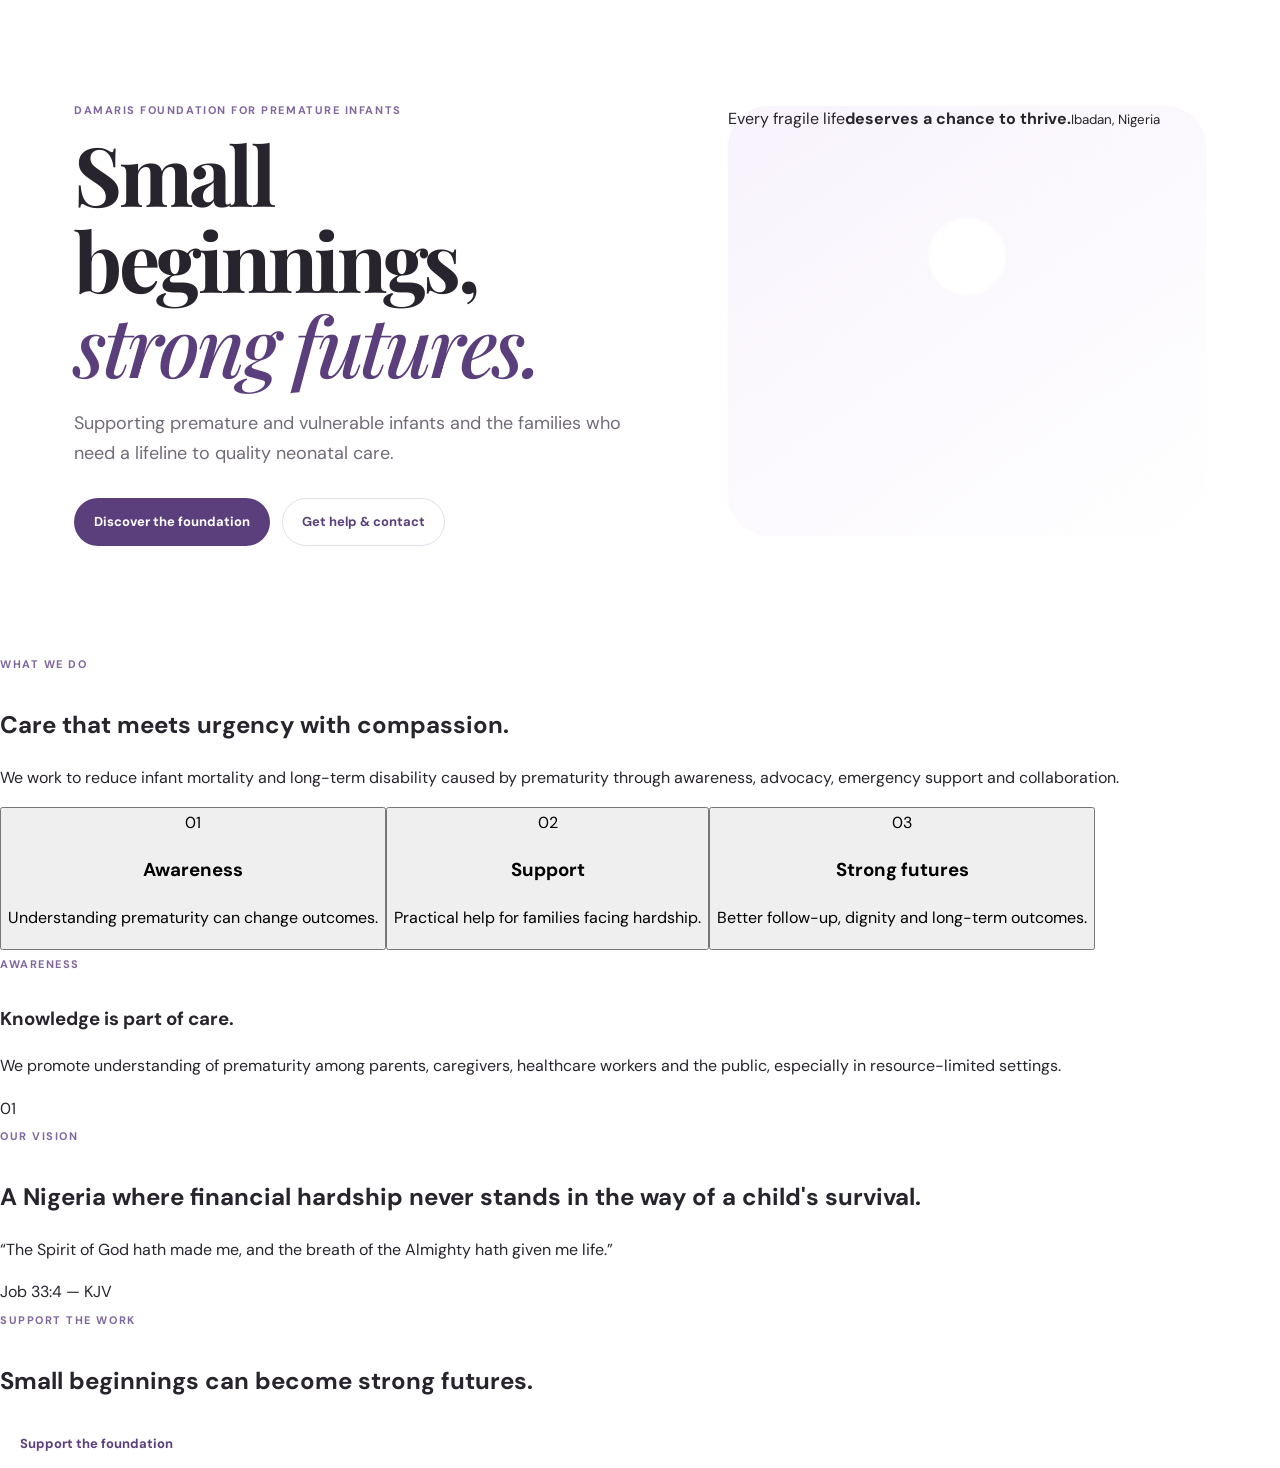
<file: index.html>
<!doctype html><html lang="en"><head><meta charset="utf-8"><meta name="viewport" content="width=device-width,initial-scale=1"><meta name="description" content="Damaris Foundation for Premature Infants — Small beginnings, strong futures."><title>Damaris Foundation for Premature Infants</title><link rel="stylesheet" href="style.css"></head><body data-page="home"><div id="site-header"></div><main><section class="hero"><div class="hero-copy"><span class="eyebrow">Damaris Foundation for Premature Infants</span><h1>Small beginnings,<br><em>strong futures.</em></h1><p>Supporting premature and vulnerable infants and the families who need a lifeline to quality neonatal care.</p><div class="hero-actions"><a class="btn primary" href="about.html">Discover the foundation</a><a class="btn ghost" href="contact.html">Get help &amp; contact</a></div></div><div class="hero-art"><div class="hero-orbit orbit-one"></div><div class="hero-orbit orbit-two"></div><div class="hero-card"><span>Every fragile life</span><strong>deserves a chance to thrive.</strong><small>Ibadan, Nigeria</small></div></div></section><section class="section intro"><div class="section-heading"><span class="eyebrow">What we do</span><h2>Care that meets urgency with compassion.</h2><p>We work to reduce infant mortality and long-term disability caused by prematurity through awareness, advocacy, emergency support and collaboration.</p></div><div class="feature-grid"><button class="feature-card active" data-feature="awareness"><span class="feature-num">01</span><h3>Awareness</h3><p>Understanding prematurity can change outcomes.</p></button><button class="feature-card" data-feature="support"><span class="feature-num">02</span><h3>Support</h3><p>Practical help for families facing hardship.</p></button><button class="feature-card" data-feature="futures"><span class="feature-num">03</span><h3>Strong futures</h3><p>Better follow-up, dignity and long-term outcomes.</p></button></div><div class="feature-detail" id="feature-detail"><div><span class="eyebrow">Awareness</span><h3>Knowledge is part of care.</h3><p>We promote understanding of prematurity among parents, caregivers, healthcare workers and the public, especially in resource-limited settings.</p></div><span class="detail-mark">01</span></div></section><section class="section split"><div><span class="eyebrow">Our vision</span><h2>A Nigeria where financial hardship never stands in the way of a child's survival.</h2></div><div class="quote-card"><p>“The Spirit of God hath made me, and the breath of the Almighty hath given me life.”</p><span>Job 33:4 — KJV</span></div></section><section class="cta-band"><div><span class="eyebrow">Support the work</span><h2>Small beginnings can become strong futures.</h2></div><a class="btn light" href="support.html">Support the foundation</a></section></main><div id="site-footer"></div><script src="script.js"></script></body></html>
</file>
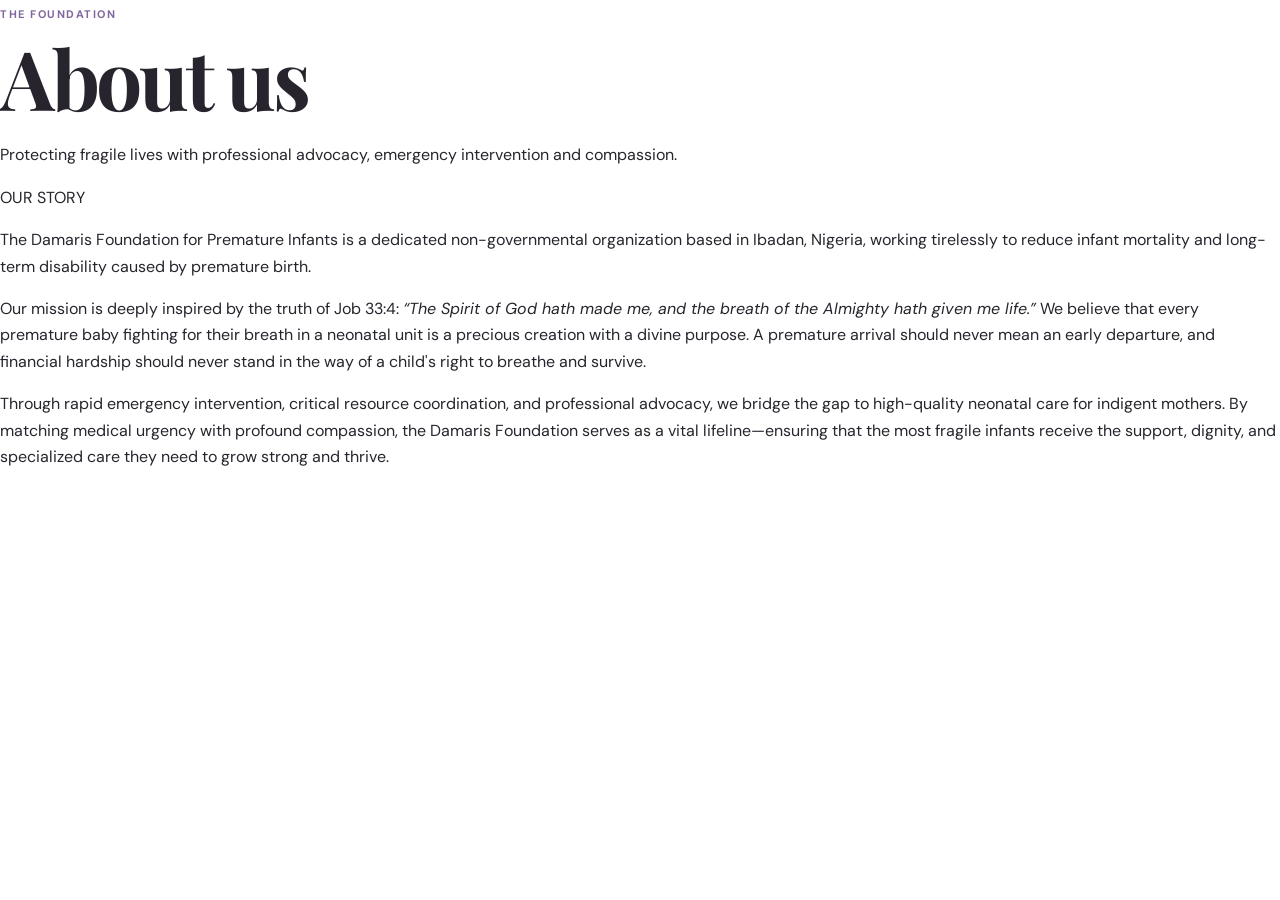
<file: about.html>
<!doctype html><html lang="en"><head><meta charset="utf-8"><meta name="viewport" content="width=device-width,initial-scale=1"><title>About — Damaris Foundation</title><link rel="stylesheet" href="style.css"></head><body data-page="about"><div id="site-header"></div><main><section class="page-hero"><span class="eyebrow">The foundation</span><h1>About us</h1><p>Protecting fragile lives with professional advocacy, emergency intervention and compassion.</p></section><section class="section prose-layout"><div class="sticky-label">OUR STORY</div><article class="prose"><p>The Damaris Foundation for Premature Infants is a dedicated non-governmental organization based in Ibadan, Nigeria, working tirelessly to reduce infant mortality and long-term disability caused by premature birth.</p><p>Our mission is deeply inspired by the truth of Job 33:4: <em>“The Spirit of God hath made me, and the breath of the Almighty hath given me life.”</em> We believe that every premature baby fighting for their breath in a neonatal unit is a precious creation with a divine purpose. A premature arrival should never mean an early departure, and financial hardship should never stand in the way of a child's right to breathe and survive.</p><p>Through rapid emergency intervention, critical resource coordination, and professional advocacy, we bridge the gap to high-quality neonatal care for indigent mothers. By matching medical urgency with profound compassion, the Damaris Foundation serves as a vital lifeline—ensuring that the most fragile infants receive the support, dignity, and specialized care they need to grow strong and thrive.</p></article></section></main><div id="site-footer"></div><script src="script.js"></script></body></html>
</file>
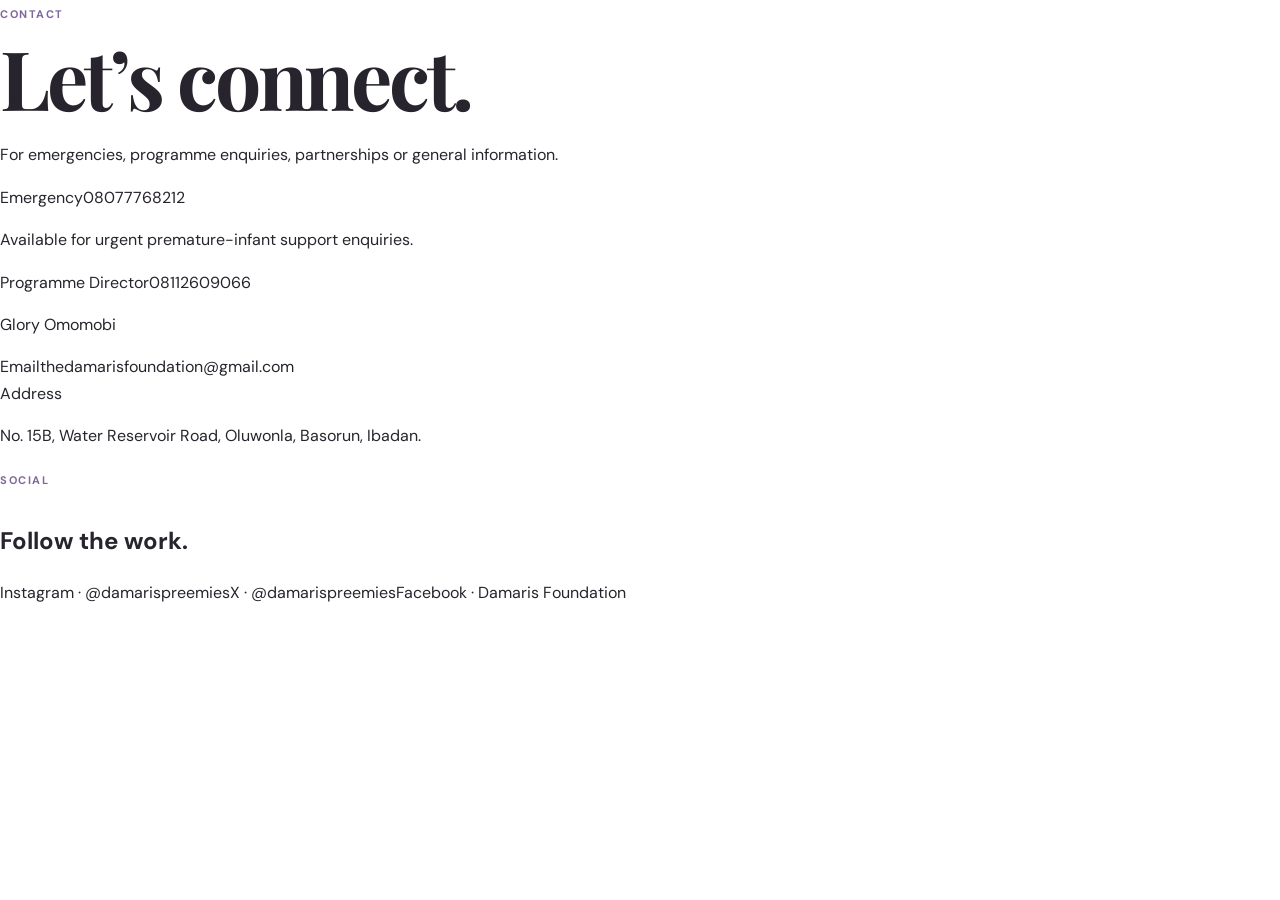
<file: contact.html>
<!doctype html><html lang="en"><head><meta charset="utf-8"><meta name="viewport" content="width=device-width,initial-scale=1"><title>Contact — Damaris Foundation</title><link rel="stylesheet" href="style.css"></head><body data-page="contact"><div id="site-header"></div><main><section class="page-hero"><span class="eyebrow">Contact</span><h1>Let’s connect.</h1><p>For emergencies, programme enquiries, partnerships or general information.</p></section><section class="section contact-layout"><div class="contact-main"><div class="contact-item"><span>Emergency</span><a href="tel:08077768212">08077768212</a><p>Available for urgent premature-infant support enquiries.</p></div><div class="contact-item"><span>Programme Director</span><a href="tel:08112609066">08112609066</a><p>Glory Omomobi</p></div><div class="contact-item"><span>Email</span><a href="mailto:thedamarisfoundation@gmail.com">thedamarisfoundation@gmail.com</a></div><div class="contact-item"><span>Address</span><p>No. 15B, Water Reservoir Road, Oluwonla, Basorun, Ibadan.</p></div></div><aside class="social-card"><span class="eyebrow">Social</span><h2>Follow the work.</h2><a href="https://www.instagram.com/damarispreemies/" target="_blank" rel="noopener">Instagram · @damarispreemies</a><a href="https://x.com/damarispreemies" target="_blank" rel="noopener">X · @damarispreemies</a><a href="https://www.facebook.com/share/1CWQGQF81W/" target="_blank" rel="noopener">Facebook · Damaris Foundation</a></aside></section></main><div id="site-footer"></div><script src="script.js"></script></body></html>
</file>
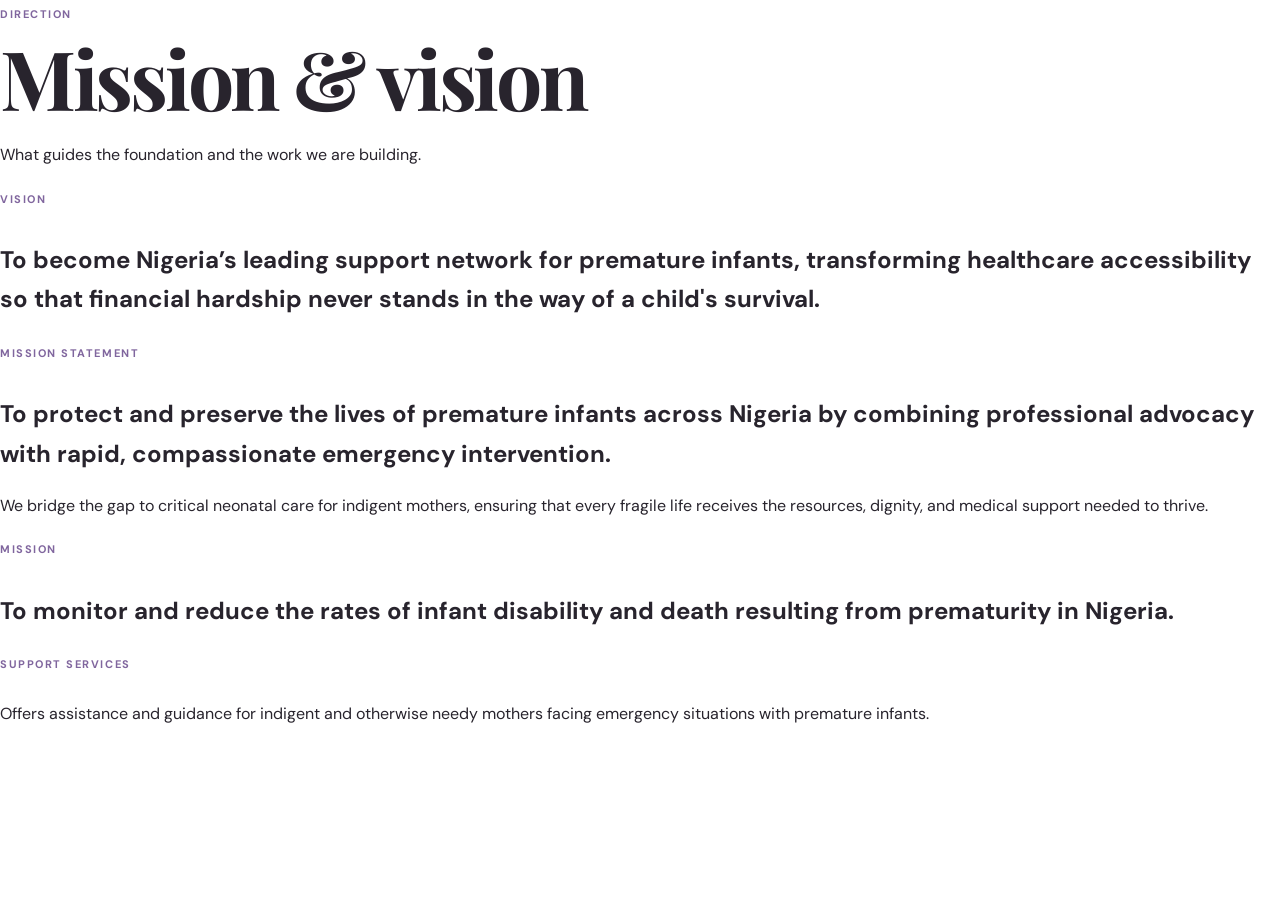
<file: mission.html>
<!doctype html><html lang="en"><head><meta charset="utf-8"><meta name="viewport" content="width=device-width,initial-scale=1"><title>Mission &amp; Vision — Damaris Foundation</title><link rel="stylesheet" href="style.css"></head><body data-page="mission"><div id="site-header"></div><main><section class="page-hero"><span class="eyebrow">Direction</span><h1>Mission &amp; vision</h1><p>What guides the foundation and the work we are building.</p></section><section class="section cards-2"><article class="statement-card"><span class="eyebrow">Vision</span><h2>To become Nigeria’s leading support network for premature infants, transforming healthcare accessibility so that financial hardship never stands in the way of a child's survival.</h2></article><article class="statement-card lilac"><span class="eyebrow">Mission statement</span><h2>To protect and preserve the lives of premature infants across Nigeria by combining professional advocacy with rapid, compassionate emergency intervention.</h2><p>We bridge the gap to critical neonatal care for indigent mothers, ensuring that every fragile life receives the resources, dignity, and medical support needed to thrive.</p></article></section><section class="section split"><div><span class="eyebrow">Mission</span><h2>To monitor and reduce the rates of infant disability and death resulting from prematurity in Nigeria.</h2></div><div><span class="eyebrow">Support services</span><p class="large-copy">Offers assistance and guidance for indigent and otherwise needy mothers facing emergency situations with premature infants.</p></div></section></main><div id="site-footer"></div><script src="script.js"></script></body></html>
</file>
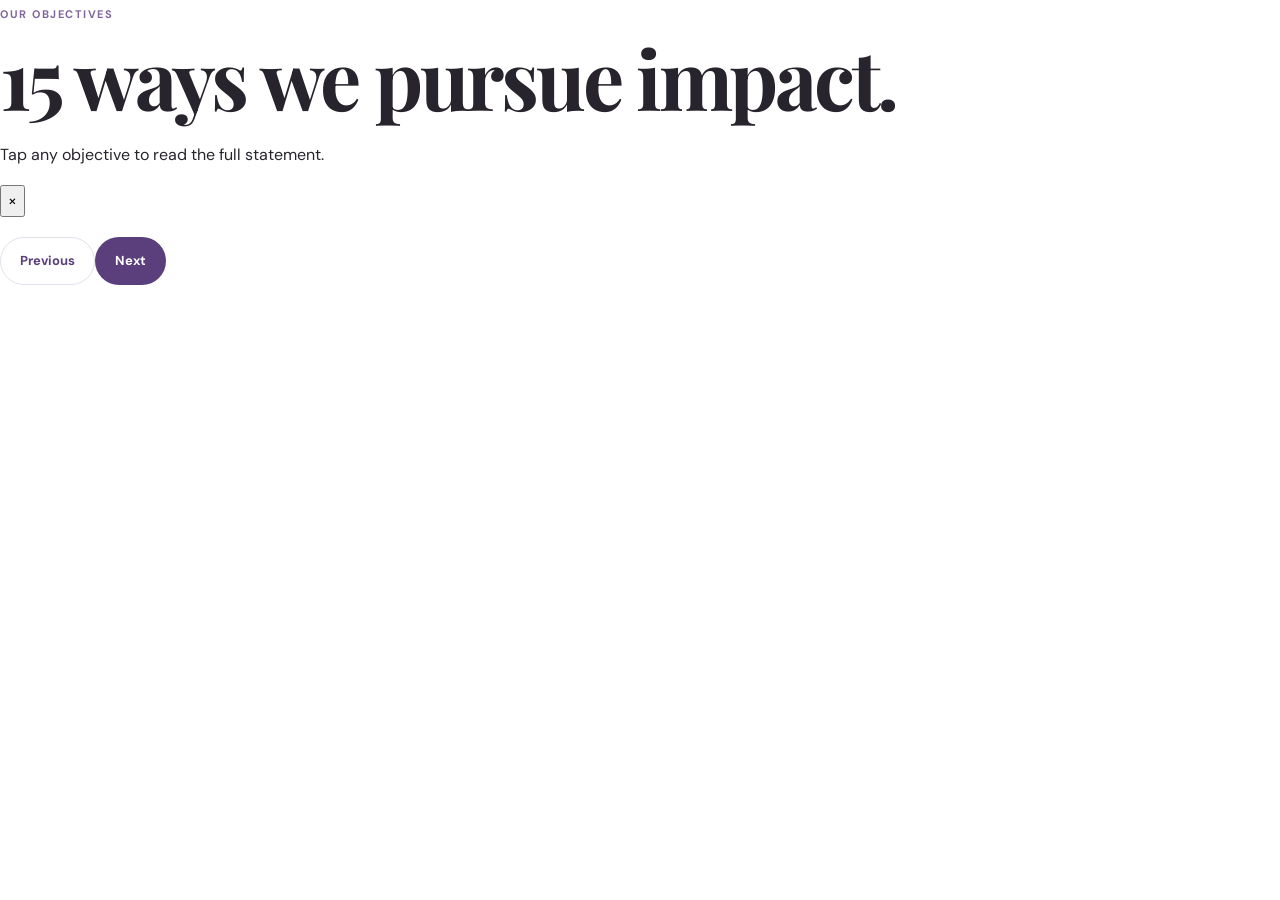
<file: objectives.html>
<!doctype html><html lang="en"><head><meta charset="utf-8"><meta name="viewport" content="width=device-width,initial-scale=1"><title>Objectives — Damaris Foundation</title><link rel="stylesheet" href="style.css"></head><body data-page="objectives"><div id="site-header"></div><main><section class="page-hero"><span class="eyebrow">Our objectives</span><h1>15 ways we pursue impact.</h1><p>Tap any objective to read the full statement.</p></section><section class="section"><div class="objective-grid" id="objective-grid"></div></section></main><div id="objective-modal" class="modal" aria-hidden="true"><div class="modal-backdrop" data-close-modal></div><div class="modal-panel"><button class="modal-close" data-close-modal aria-label="Close">×</button><span class="eyebrow" id="modal-number"></span><h2 id="modal-title"></h2><p id="modal-body"></p><div class="modal-nav"><button id="prev-objective" class="btn ghost">Previous</button><button id="next-objective" class="btn primary">Next</button></div></div></div><div id="site-footer"></div><script src="script.js"></script></body></html>
</file>
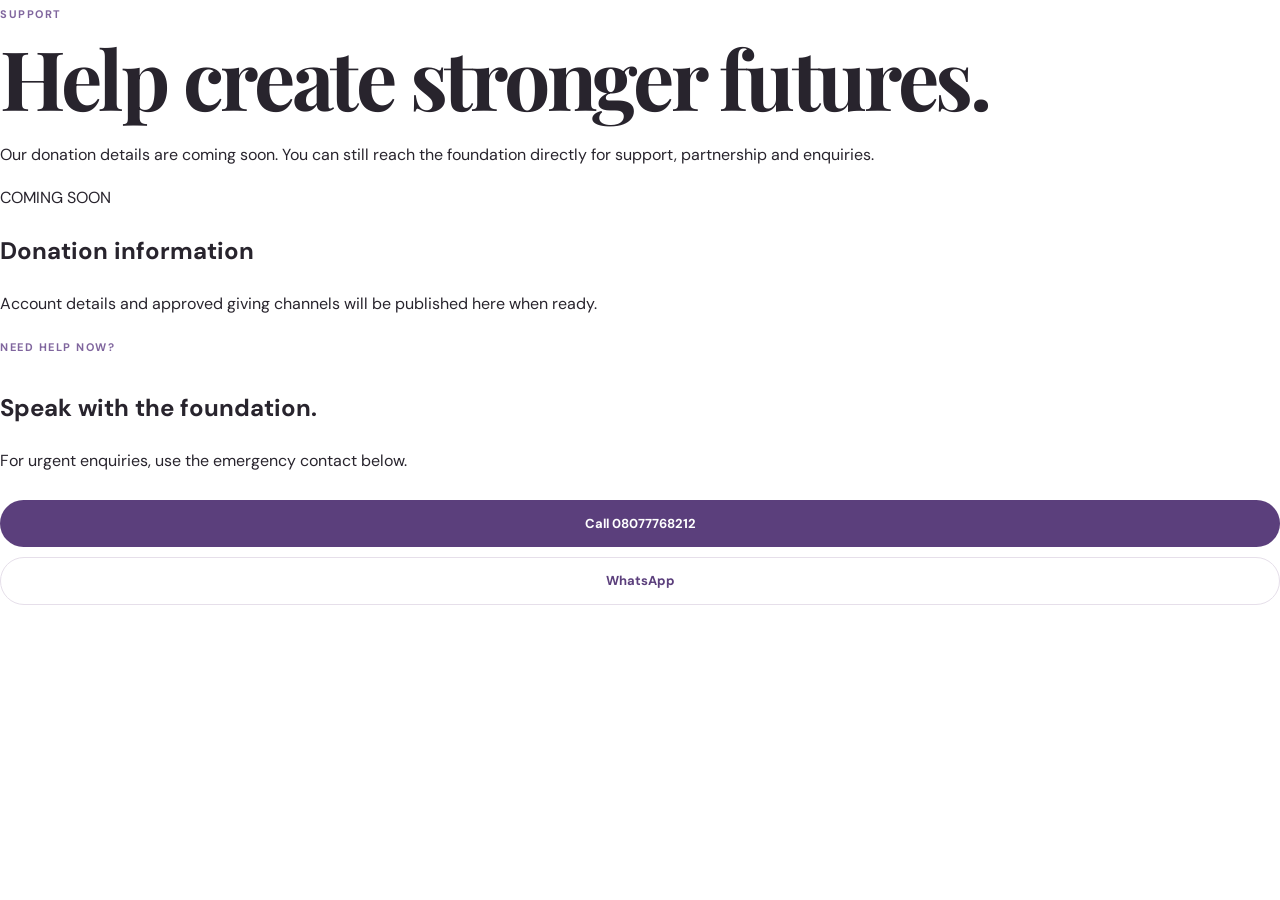
<file: support.html>
<!doctype html><html lang="en"><head><meta charset="utf-8"><meta name="viewport" content="width=device-width,initial-scale=1"><title>Support — Damaris Foundation</title><link rel="stylesheet" href="style.css"></head><body data-page="support"><div id="site-header"></div><main><section class="page-hero"><span class="eyebrow">Support</span><h1>Help create stronger futures.</h1><p>Our donation details are coming soon. You can still reach the foundation directly for support, partnership and enquiries.</p></section><section class="section support-layout"><article class="coming-card"><span class="coming-badge">COMING SOON</span><h2>Donation information</h2><p>Account details and approved giving channels will be published here when ready.</p></article><article class="contact-card"><span class="eyebrow">Need help now?</span><h2>Speak with the foundation.</h2><p>For urgent enquiries, use the emergency contact below.</p><a class="btn primary full" href="tel:08077768212">Call 08077768212</a><a class="btn ghost full" href="https://wa.me/2348077768212" target="_blank" rel="noopener">WhatsApp</a></article></section></main><div id="site-footer"></div><script src="script.js"></script></body></html>
</file>
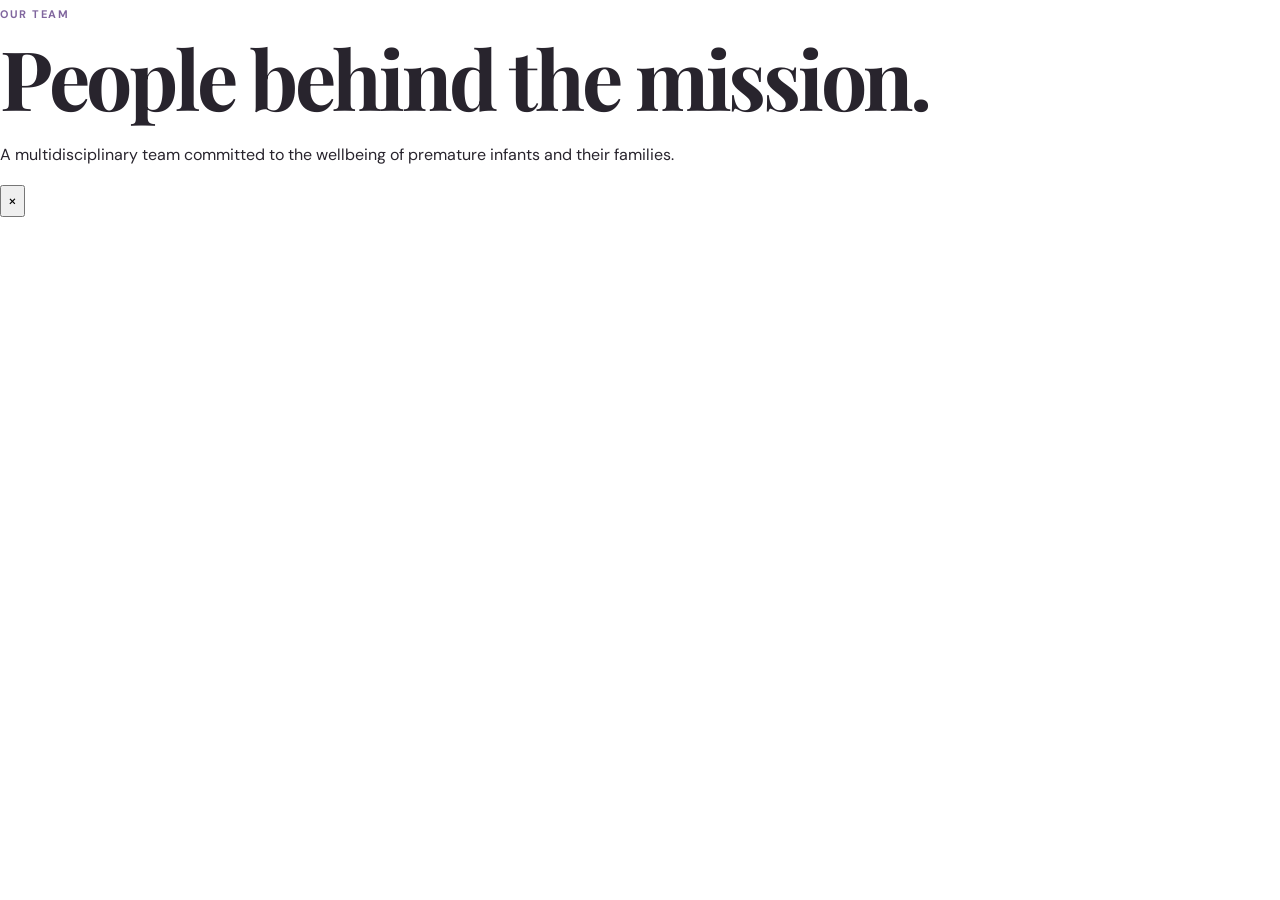
<file: team.html>
<!doctype html><html lang="en"><head><meta charset="utf-8"><meta name="viewport" content="width=device-width,initial-scale=1"><title>Our Team — Damaris Foundation</title><link rel="stylesheet" href="style.css"></head><body data-page="team"><div id="site-header"></div><main><section class="page-hero"><span class="eyebrow">Our team</span><h1>People behind the mission.</h1><p>A multidisciplinary team committed to the wellbeing of premature infants and their families.</p></section><section class="section"><div class="team-grid" id="team-grid"></div></section></main><div id="team-modal" class="modal" aria-hidden="true"><div class="modal-backdrop" data-close-team></div><div class="modal-panel team-modal-panel"><button class="modal-close" data-close-team aria-label="Close">×</button><div class="team-modal-content"><div class="team-modal-photo" id="team-modal-photo"></div><div><span class="eyebrow" id="team-modal-role"></span><h2 id="team-modal-name"></h2><p id="team-modal-bio"></p></div></div></div></div><div id="site-footer"></div><script src="script.js"></script></body></html>
</file>
<file: style.css>
@import url("https://fonts.googleapis.com/css2?family=DM+Sans:wght@400;500;600;700&family=Playfair+Display:ital,wght@0,500;0,600;1,500&display=swap");

:root{--purple:#a98bd4;--purple-dark:#5b3f7c;--lilac:#f7f3fc;--ink:#28242d;--muted:#716b78;--line:#e6dfea;--shadow:0 20px 60px rgba(68,45,92,.12)}
*{box-sizing:border-box}
html{scroll-behavior:smooth}
body{margin:0;color:var(--ink);font-family:"DM Sans",system-ui,sans-serif;background:#fff;line-height:1.65}
a{text-decoration:none;color:inherit}
button{font:inherit}
.site-header{position:sticky;top:0;z-index:50;background:rgba(255,255,255,.94);backdrop-filter:blur(18px);border-bottom:1px solid rgba(230,223,234,.7)}
.nav-wrap{max-width:1180px;margin:auto;padding:14px 24px;display:flex;align-items:center;justify-content:space-between;gap:20px}
.brand{display:flex;align-items:center;gap:12px}
.brand-mark{width:46px;height:46px;border-radius:15px;background:linear-gradient(145deg,#b99ae0,#8e6bb9);display:grid;place-items:center;color:#fff;font-family:Georgia,serif;font-size:23px;box-shadow:0 10px 25px rgba(121,87,159,.22)}
.brand-text{font-size:12px;line-height:1.2;font-weight:700;letter-spacing:.08em;text-transform:uppercase}
.brand-text small{display:block;color:var(--purple-dark);font-size:10px;letter-spacing:.04em;margin-top:3px}
.nav{display:flex;align-items:center;gap:6px}
.nav a{padding:9px 11px;border-radius:12px;font-size:13px;color:#514b58}
.nav a:hover,.nav a.active{background:var(--lilac);color:var(--purple-dark)}
.menu-btn{display:none;border:1px solid var(--line);background:#fff;border-radius:12px;padding:8px 10px}
.hero{max-width:1180px;margin:auto;padding:92px 24px 100px;display:grid;grid-template-columns:1.1fr .9fr;gap:70px;align-items:center;min-height:650px}
.eyebrow{display:inline-block;text-transform:uppercase;letter-spacing:.14em;font-size:11px;font-weight:700;color:#80669e;margin-bottom:12px}
.hero h1,.page-hero h1{font-family:"Playfair Display",Georgia,serif;font-size:clamp(48px,7vw,82px);line-height:1.04;margin:0 0 22px;letter-spacing:-.04em}
.hero h1 em{color:var(--purple-dark);font-weight:500}
.hero p{max-width:600px;font-size:18px;color:var(--muted);margin:0 0 30px}
.hero-actions{display:flex;gap:12px;flex-wrap:wrap}
.btn{display:inline-flex;align-items:center;justify-content:center;border:1px solid transparent;border-radius:999px;padding:12px 19px;font-weight:700;font-size:13px;cursor:pointer;transition:.2s ease}
.btn:hover{transform:translateY(-2px)}
.btn.primary{background:var(--purple-dark);color:#fff}
.btn.ghost{border-color:var(--line);background:#fff;color:var(--purple-dark)}
.btn.light{background:#fff;color:var(--purple-dark)}
.btn.full{width:100%;margin-top:10px}
.hero-art{min-height:430px;border-radius:40px;background:radial-gradient(circle at 50% 35%,#fff 0 10%,transparent 11%),linear-gradient(145deg,#f8f3fc,#ebe0
</file>
